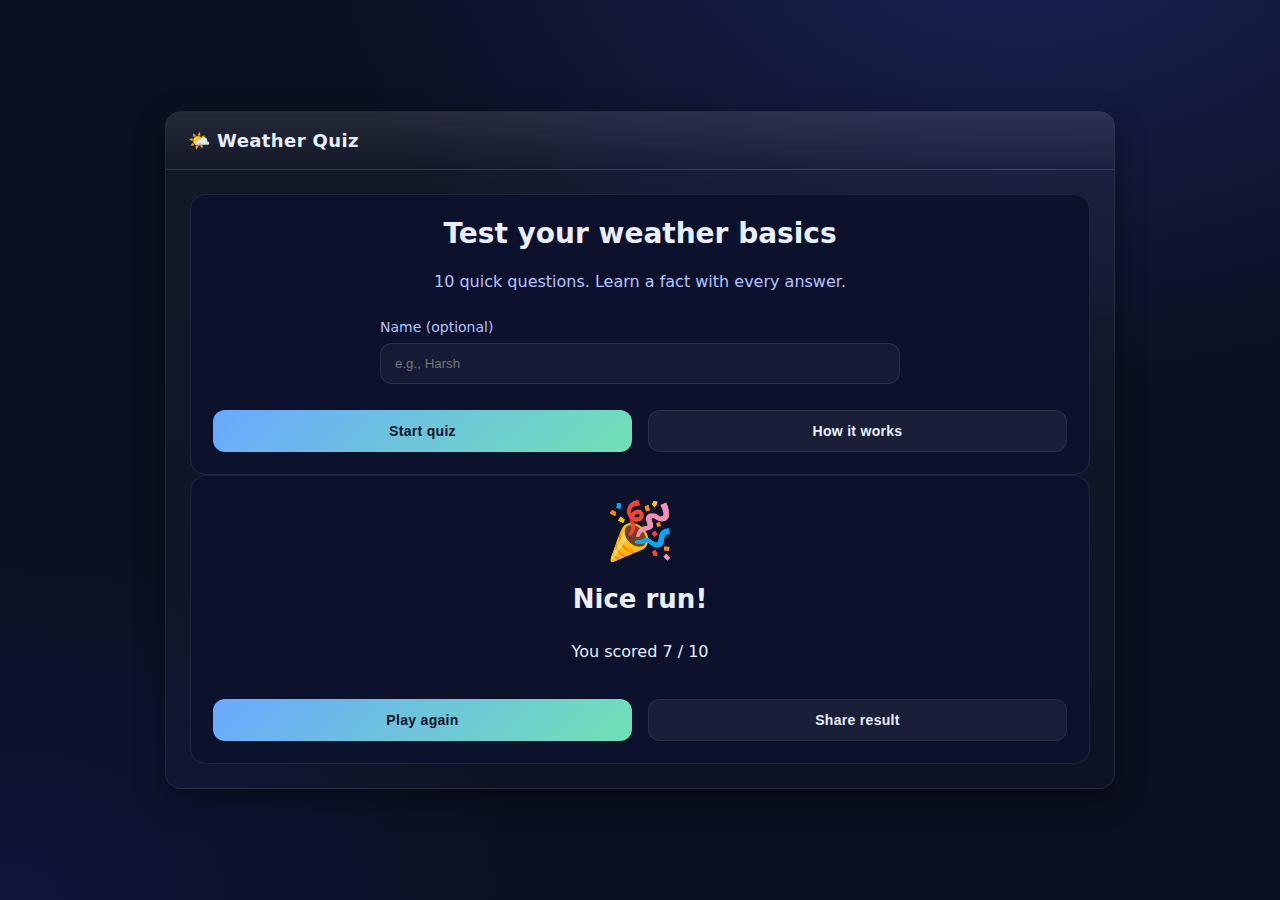
<file: templates/quiz.html>
<!DOCTYPE html>
<html lang="en">
<head>
  <meta charset="UTF-8" />
  <meta name="viewport" content="width=device-width, initial-scale=1" />
  <title>Weather Quiz</title>
  <style>
    :root {
      --bg: #0b1020;
      --card: #121939;
      --text: #e9efff;
      --muted: #b6c2ff;
      --accent: #6aa9ff;
      --accent-2: #70e1b5;
      --danger: #ff6b6b;
      --warning: #ffd166;
      --shadow: 0 10px 30px rgba(0,0,0,.35);
      --radius: 16px;
    }

    * { box-sizing: border-box; }
    html, body { height: 100%; }
    body {
      margin: 0;
      font-family: system-ui, -apple-system, Segoe UI, Roboto, Arial, "Noto Sans", "Helvetica Neue", sans-serif;
      color: var(--text);
      background: radial-gradient(1200px 800px at 80% -10%, #1a2358, transparent 60%),
                  radial-gradient(900px 600px at 0% 100%, #0f153b, transparent 60%),
                  var(--bg);
      display: grid;
      place-items: center;
      padding: 24px;
    }

    .app {
      width: min(100%, 950px);
      background: linear-gradient(180deg, rgba(255,255,255,.04), rgba(255,255,255,.02));
      border: 1px solid rgba(255,255,255,.08);
      border-radius: var(--radius);
      box-shadow: var(--shadow);
      overflow: hidden;
    }

    header {
      padding: 18px 22px;
      display: flex;
      align-items: center;
      gap: 14px;
      background: linear-gradient(180deg, rgba(255,255,255,.07), rgba(255,255,255,0));
      border-bottom: 1px solid rgba(255,255,255,.08);
    }
    header .title {
      font-size: 18px; font-weight: 700; letter-spacing: .4px;
    }
    header .pill {
      margin-left: auto;
      font-size: 12px;
      color: #0a142a;
      background: linear-gradient(135deg, var(--accent), var(--accent-2));
      padding: 6px 10px;
      border-radius: 999px;
      font-weight: 700;
    }

    .content { padding: 24px; }

    .card {
      background: color-mix(in oklab, var(--card) 85%, black 15%);
      border: 1px solid rgba(255,255,255,.08);
      border-radius: var(--radius);
      padding: 22px;
    }

    .row { display: grid; gap: 16px; }

    .start {
      display: grid; gap: 16px;
      text-align: center;
    }
    .start h1 { margin: 0 0 6px; font-size: 28px; }
    .start p { margin: 0; color: var(--muted); }

    .input {
      display: grid; gap: 8px; text-align: left; margin: 12px auto 0; width: min(520px, 100%);
    }
    .input label { font-size: 14px; color: var(--muted); }
    .input input {
      width: 100%; padding: 12px 14px; border-radius: 12px; border: 1px solid rgba(255,255,255,.1);
      background: rgba(255,255,255,.04); color: var(--text);
    }

    .btn {
      appearance: none; border: 0; cursor: pointer; color: #08142e; font-weight: 800; letter-spacing: .3px;
      padding: 12px 16px; border-radius: 12px; transition: transform .05s ease, filter .15s ease; font-size: 14px;
      background: linear-gradient(135deg, var(--accent), var(--accent-2));
    }
    .btn:active { transform: translateY(1px) scale(.99); }
    .btn.secondary { color: var(--text); background: rgba(255,255,255,.06); border: 1px solid rgba(255,255,255,.08); font-weight: 600; }
    .btn.full { width: 100%; }

    .meta {
      display: grid; grid-template-columns: 1fr auto auto; gap: 10px; align-items: center; margin-bottom: 14px;
    }
    .progress {
      height: 10px; background: rgba(255,255,255,.06); border-radius: 999px; overflow: hidden;
    }
    .bar { height: 100%; width: 0%; background: linear-gradient(90deg, var(--accent), var(--accent-2)); }

    .chip { font-size: 12px; color: var(--muted); background: rgba(255,255,255,.06); border: 1px solid rgba(255,255,255,.08); padding: 6px 10px; border-radius: 999px; }

    .question {
      font-size: 20px; margin: 6px 0 16px; font-weight: 700;
    }

    .options { display: grid; gap: 10px; }
    .option {
      width: 100%; text-align: left; padding: 14px; border-radius: 12px; border: 1px solid rgba(255,255,255,.08);
      background: rgba(255,255,255,.04); color: var(--text); cursor: pointer; position: relative;
    }
    .option[disabled] { opacity: .7; cursor: not-allowed; }
    .option.correct { outline: 2px solid #2bd67b; background: rgba(43,214,123,.09); }
    .option.wrong   { outline: 2px solid var(--danger); background: rgba(255,107,107,.09); }

    .explain { margin-top: 10px; color: var(--muted); font-size: 14px; }

    .footer {
      display: flex; justify-content: space-between; align-items: center; gap: 10px; margin-top: 16px;
    }

    .score {
      display: grid; gap: 12px; text-align: center;
    }
    .score h2 { margin: 8px 0 0; font-size: 26px; }

    .grid {
      display: grid; grid-template-columns: repeat(2, 1fr); gap: 16px; margin-top: 10px;
    }

    .kbd { font-family: ui-monospace, SFMono-Regular, Menlo, Consolas, monospace; font-size: 12px; padding: 2px 6px; border-radius: 6px; background: rgba(255,255,255,.08); border: 1px solid rgba(255,255,255,.12); }

    @media (max-width: 720px) { .grid { grid-template-columns: 1fr; } }
  </style>
</head>
<body>
  <div class="app" role="application" aria-label="Weather quiz app">
    <header>
      <div class="title">🌤️ Weather Quiz</div>
      <div id="bestBadge" class="pill" hidden>Best: 0 / 10</div>
    </header>
    <div class="content">

      <!-- Start Screen -->
      <section id="screenStart" class="card start" aria-labelledby="start-heading">
        <h1 id="start-heading">Test your weather basics</h1>
        <p>10 quick questions. Learn a fact with every answer.</p>

        <div class="input">
          <label for="player">Name (optional)</label>
          <input id="player" type="text" placeholder="e.g., Harsh" inputmode="text" autocomplete="name" />
        </div>

        <div class="grid">
          <button id="btnStart" class="btn">Start quiz</button>
          <button id="btnHow" class="btn secondary" aria-expanded="false" aria-controls="howto">How it works</button>
        </div>

        <div id="howto" class="card" style="display:none">
          <ul>
            <li>There are 10 questions, selected at random each run.</li>
            <li>One correct answer per question. You get instant feedback and an explanation.</li>
            <li>You have <strong>20 seconds</strong> per question. Skip with <span class="kbd">N</span> or Next.</li>
            <li>Keyboard: pick options with <span class="kbd">1–4</span>, Next with <span class="kbd">N</span>, Restart with <span class="kbd">R</span>.</li>
          </ul>
        </div>
      </section>

      <!-- Quiz Screen -->
      <section id="screenQuiz" class="card" hidden>
        <div class="meta" aria-live="polite">
          <div class="progress" aria-label="Progress"><div id="bar" class="bar"></div></div>
          <span id="counter" class="chip">Q 1 / 10</span>
          <span id="timer" class="chip" aria-label="Seconds left">20s</span>
        </div>

        <div id="qText" class="question">Question text</div>
        <div id="options" class="options" role="group" aria-label="Answer choices"></div>

        <div id="explain" class="explain" aria-live="polite"></div>

        <div class="footer">
          <button id="btnNext" class="btn" disabled>Next</button>
          <button id="btnQuit" class="btn secondary">Quit</button>
        </div>
      </section>

      <!-- Score Screen -->
      <section id="screenScore" class="card score" hidden>
        <div style="font-size:56px">🎉</div>
        <h2 id="scoreTitle">Nice run!</h2>
        <p id="scoreLine">You scored 7 / 10</p>
        <div class="grid">
          <button id="btnRestart" class="btn full">Play again</button>
          <button id="btnShare" class="btn secondary full">Share result</button>
        </div>
      </section>

    </div>
  </div>

  <script>
    // ---- Question bank ----
    const QUESTION_BANK = [
      {
        q: "What does a falling barometer usually indicate?",
        options: ["Improving weather", "Colder temperatures", "Worsening weather / lower pressure", "Stronger UV index"],
        answer: 2,
        why: "A falling barometer means air pressure is dropping, often ahead of clouds, wind, and precipitation."
      },
      {
        q: "Which cloud type is most associated with thunderstorms?",
        options: ["Cirrus", "Stratus", "Cumulonimbus", "Altocumulus"],
        answer: 2,
        why: "Towering cumulonimbus clouds produce heavy rain, lightning, hail, and sometimes tornadoes."
      },
      {
        q: "Dew point best describes…",
        options: ["The temperature feels like", "The temp where air becomes saturated", "The temp inside clouds", "Daily temperature range"],
        answer: 1,
        why: "When air cools to the dew point, it reaches 100% relative humidity and condensation begins."
      },
      {
        q: "Air that is 30°C with 80% relative humidity will feel…",
        options: ["Cooler than 30°C", "About the same", "Hotter/Stickier than 30°C", "Impossible to tell"],
        answer: 2,
        why: "High humidity slows sweat evaporation, raising the heat index and making it feel hotter."
      },
      {
        q: "What does the UV index measure?",
        options: ["Infrared heat", "Ultraviolet radiation strength", "Air pollution level", "Brightness of sunlight"],
        answer: 1,
        why: "UV index estimates the risk from ultraviolet radiation that can cause sunburn and skin damage."
      },
      {
        q: "Which side of a mountain is typically drier due to the rain-shadow effect?",
        options: ["Windward side", "Leeward side", "Both equally", "Summit only"],
        answer: 1,
        why: "Moist air rises and drops rain on the windward side; descending air warms and dries on the leeward side."
      },
      {
        q: "During a sea breeze (daytime at the coast), surface wind blows…",
        options: ["Land → Sea", "Sea → Land", "Parallel to the coast", "Straight upward"],
        answer: 1,
        why: "Land heats faster than water, so cooler marine air flows inland toward lower pressure over the land."
      },
      {
        q: "A red sky at sunset often suggests…",
        options: ["Rain overnight is certain", "Clear dry air to the west", "Fog is forming", "A cyclone is overhead"],
        answer: 1,
        why: "Red sunsets imply sunlight scattering through dry, dust-laden air to the west, often fair weather following."
      },
      {
        q: "Which instrument measures wind speed?",
        options: ["Hygrometer", "Anemometer", "Barograph", "Pyranometer"],
        answer: 1,
        why: "An anemometer measures wind speed."
      },
      {
        q: "What scale rates tropical cyclone intensity in the North Indian Ocean advisories?",
        options: ["Saffir–Simpson only", "Beaufort scale", "IMD cyclone categories (DD, CS, SCS, VSCS, ESCS)", "TorVergata index"],
        answer: 2,
        why: "The India Meteorological Department uses categories like Deep Depression, Cyclonic Storm, Severe Cyclonic Storm, etc."
      },
      {
        q: "Why are deserts often very hot during the day and cold at night?",
        options: ["High rainfall", "Low cloud cover and low humidity", "Thick vegetation", "High altitude only"],
        answer: 1,
        why: "Dry, clear air allows strong daytime heating and rapid nighttime cooling due to radiative loss."
      },
      {
        q: "AQI of 180 is typically labeled as…",
        options: ["Good", "Moderate", "Unhealthy", "Hazardous"],
        answer: 2,
        why: "Most AQI systems label 151–200 as Unhealthy for all or for sensitive groups depending on the standard."
      },
      {
        q: "Fog forms when…",
        options: ["Wind speed is high", "Air cools to its dew point near the ground", "It rains heavily", "Pressure rises quickly"],
        answer: 1,
        why: "Near-surface air reaches saturation, causing condensation into tiny droplets suspended as fog."
      },
      {
        q: "Which gas is most responsible for the greenhouse effect in normal conditions?",
        options: ["Carbon dioxide", "Water vapour", "Methane", "Ozone"],
        answer: 1,
        why: "Water vapour is the dominant greenhouse gas by effect, though CO₂ drives long-term change."
      },
      {
        q: "Lightning safety: the best action outdoors with no shelter is to…",
        options: ["Lie flat on the ground", "Stand under a lone tree", "Crouch low on the balls of your feet", "Keep running"],
        answer: 2,
        why: "Minimize contact with the ground; avoid tall isolated objects. Shelter in a building or car if possible."
      },
      {
        q: "What does a yellow weather warning generally mean?",
        options: ["No risk", "Be aware: possible impacts", "Severe danger is certain", "Event has ended"],
        answer: 1,
        why: "Yellow typically signals to stay aware; impacts are possible and you should plan accordingly."
      }
    ];

    // ---- State ----
    const TOTAL_QUESTIONS = 10;
    const TIME_PER_Q = 20; // seconds

    let quiz = [];
    let i = 0; // current index
    let score = 0;
    let timer = null;
    let timeLeft = TIME_PER_Q;
    let locked = false;

    // ---- Elements ----
    const $ = sel => document.querySelector(sel);
    const els = {
      bestBadge: $('#bestBadge'),
      screenStart: $('#screenStart'),
      screenQuiz: $('#screenQuiz'),
      screenScore: $('#screenScore'),
      how: $('#howto'),
      btnHow: $('#btnHow'),
      player: $('#player'),
      btnStart: $('#btnStart'),
      qText: $('#qText'),
      options: $('#options'),
      explain: $('#explain'),
      counter: $('#counter'),
      bar: $('#bar'),
      timer: $('#timer'),
      btnNext: $('#btnNext'),
      btnQuit: $('#btnQuit'),
      scoreTitle: $('#scoreTitle'),
      scoreLine: $('#scoreLine'),
      btnRestart: $('#btnRestart'),
      btnShare: $('#btnShare'),
    };

    // Load best score
    const best = Number(localStorage.getItem('weather-quiz-best') || 0);
    if (!Number.isNaN(best) && best > 0) {
      els.bestBadge.textContent = `Best: ${best} / ${TOTAL_QUESTIONS}`;
      els.bestBadge.hidden = false;
    }

    // ---- Event wiring ----
    els.btnHow.addEventListener('click', () => {
      const open = els.how.style.display !== 'none';
      els.how.style.display = open ? 'none' : 'block';
      els.btnHow.setAttribute('aria-expanded', String(!open));
    });

    els.btnStart.addEventListener('click', start);
    els.btnNext.addEventListener('click', next);
    els.btnQuit.addEventListener('click', showStart);
    els.btnRestart.addEventListener('click', start);
    els.btnShare.addEventListener('click', share);

    // Keyboard shortcuts
    window.addEventListener('keydown', (e) => {
      if (els.screenQuiz.hidden) return;
      if (e.key >= '1' && e.key <= '4') {
        const idx = Number(e.key) - 1;
        const btn = els.options.querySelectorAll('button')[idx];
        if (btn) btn.click();
      } else if (e.key.toLowerCase() === 'n') {
        els.btnNext.click();
      } else if (e.key.toLowerCase() === 'r' && els.screenScore.hidden === false) {
        start();
      }
    });

    // ---- Core ----
    function start() {
      // Build a fresh quiz: shuffle and take N
      quiz = shuffle([...QUESTION_BANK]).slice(0, TOTAL_QUESTIONS);
      i = 0; score = 0; locked = false;
      els.screenStart.hidden = true;
      els.screenScore.hidden = true;
      els.screenQuiz.hidden = false;
      render();
      startTimer();
    }

    function showStart() {
      clearInterval(timer);
      els.screenQuiz.hidden = true;
      els.screenScore.hidden = true;
      els.screenStart.hidden = false;
      els.btnNext.disabled = true;
      els.explain.textContent = '';
      els.options.innerHTML = '';
    }

    function render() {
      const total = quiz.length;
      els.counter.textContent = `Q ${i+1} / ${total}`;
      els.bar.style.width = `${((i)/total)*100}%`;
      const item = quiz[i];
      els.qText.textContent = item.q;
      els.options.innerHTML = '';
      els.explain.textContent = '';
      els.btnNext.disabled = true;
      locked = false;

      // Build options
      item.options.forEach((text, idx) => {
        const btn = document.createElement('button');
        btn.className = 'option';
        btn.innerHTML = `<span class="kbd">${idx+1}</span> ${escapeHtml(text)}`;
        btn.setAttribute('aria-label', `Option ${idx+1}: ${text}`);
        btn.addEventListener('click', () => pick(idx));
        els.options.appendChild(btn);
      });

      // Reset timer
      resetTimer();
    }

    function pick(idx) {
      if (locked) return;
      locked = true;
      clearInterval(timer);
      const item = quiz[i];
      const buttons = [...els.options.querySelectorAll('button')];
      const correctIdx = item.answer;

      buttons.forEach((b, j) => {
        b.disabled = true;
        if (j === correctIdx) b.classList.add('correct');
      });
      if (idx !== correctIdx) {
        buttons[idx]?.classList.add('wrong');
      } else {
        score++;
      }

      els.explain.textContent = item.why;
      els.btnNext.disabled = false;
      els.bar.style.width = `${((i+1)/quiz.length)*100}%`;
    }

    function next() {
      if (i < quiz.length - 1) {
        i++;
        render();
      } else {
        finish();
      }
    }

    function finish() {
      clearInterval(timer);
      els.screenQuiz.hidden = true;
      els.screenScore.hidden = false;
      const name = els.player.value.trim();
      const line = name ? `${name}, you scored ${score} / ${quiz.length}` : `You scored ${score} / ${quiz.length}`;
      els.scoreLine.textContent = line;
      els.scoreTitle.textContent = score >= 8 ? 'Excellent!' : score >= 5 ? 'Nice run!' : 'Good effort!';

      // Save best
      const prev = Number(localStorage.getItem('weather-quiz-best') || 0);
      const best = Math.max(prev, score);
      localStorage.setItem('weather-quiz-best', String(best));
      els.bestBadge.textContent = `Best: ${best} / ${TOTAL_QUESTIONS}`;
      els.bestBadge.hidden = false;
    }

    function share() {
      const text = `I just scored ${score}/${quiz.length} on this Weather Quiz!`;
      const url = location.href;
      if (navigator.share) {
        navigator.share({ title: 'Weather Quiz', text, url }).catch(()=>{});
      } else {
        navigator.clipboard.writeText(`${text} ${url}`).then(() => {
          alert('Result copied to clipboard!');
        });
      }
    }

    // ---- Timer ----
    function startTimer() {
      timeLeft = TIME_PER_Q;
      els.timer.textContent = `${timeLeft}s`;
      clearInterval(timer);
      timer = setInterval(() => {
        timeLeft--;
        els.timer.textContent = `${timeLeft}s`;
        if (timeLeft <= 0) {
          clearInterval(timer);
          // Auto reveal and move on
          pick(-1);
        }
      }, 1000);
    }
    function resetTimer() { clearInterval(timer); startTimer(); }

    // ---- Utils ----
    function shuffle(a) { for (let i = a.length - 1; i > 0; i--) { const j = Math.floor(Math.random() * (i + 1)); [a[i], a[j]] = [a[j], a[i]]; } return a; }
    function escapeHtml(str) { return str.replace(/[&<>"]/g, s => ({'&':'&amp;','<':'&lt;','>':'&gt;','"':'&quot;'}[s])); }
  </script>
</body>
</html>
</file>
